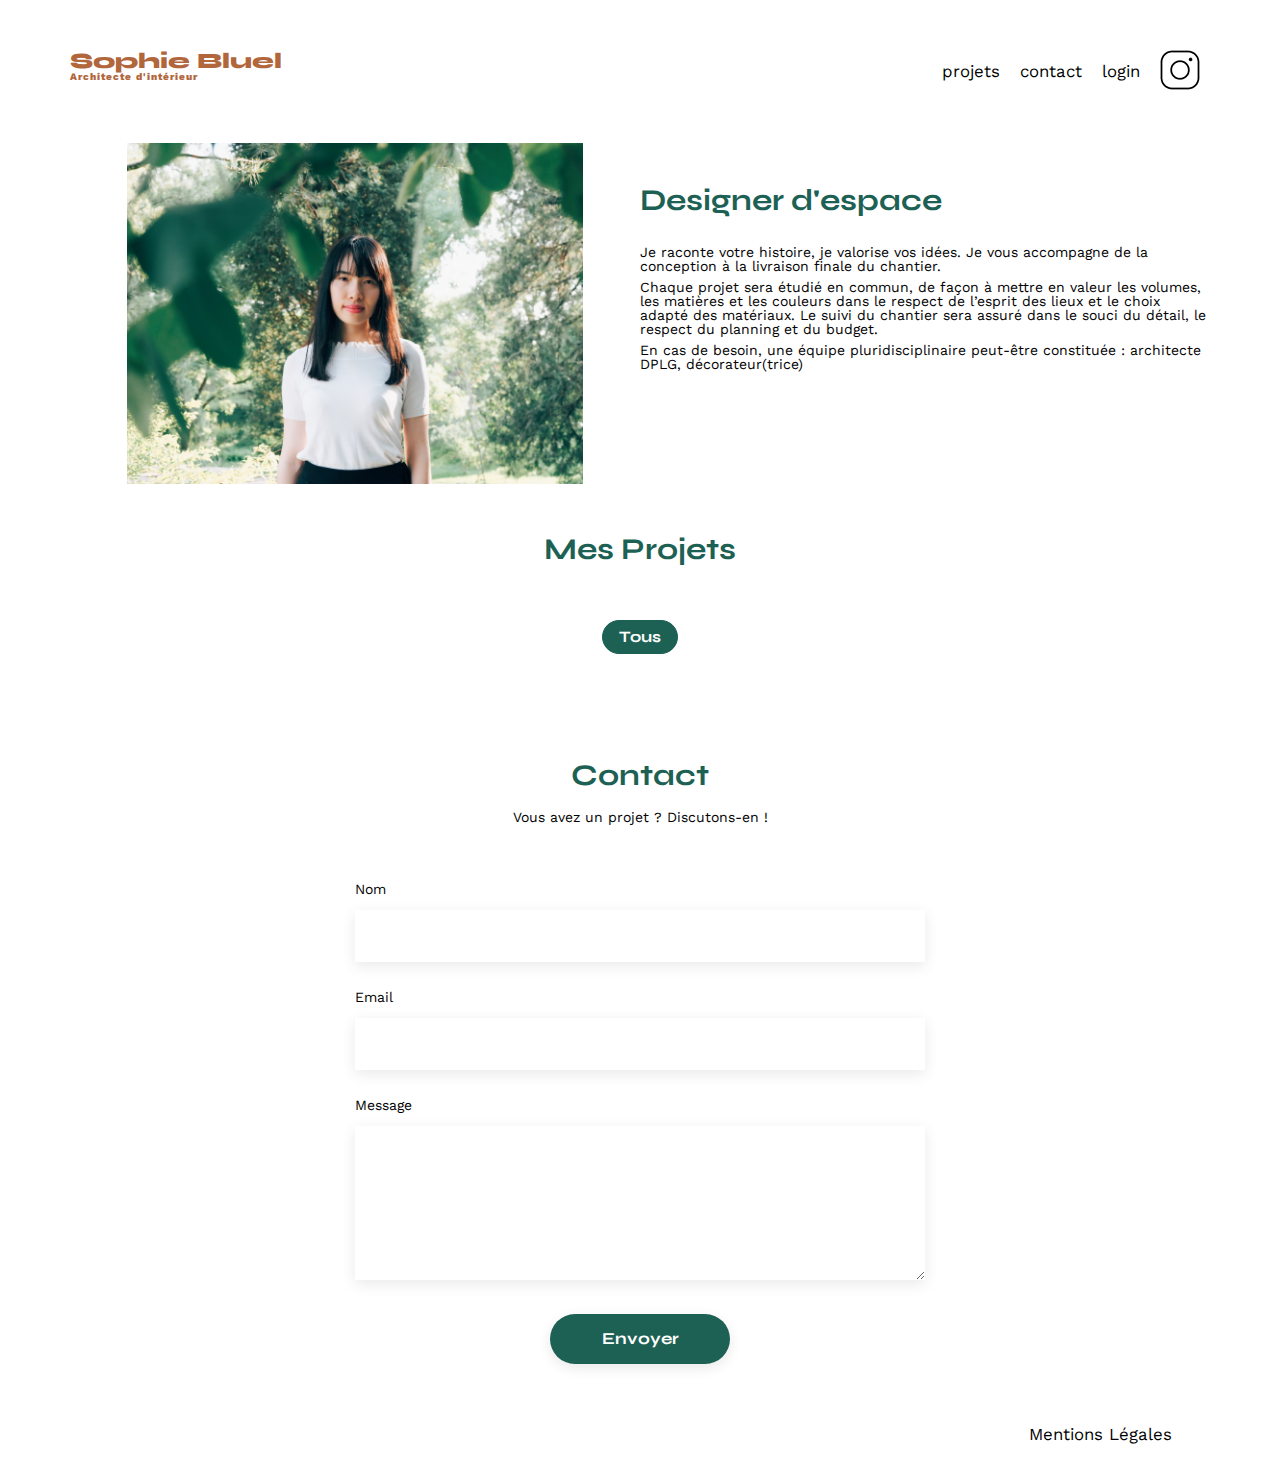
<file: FrontEnd/index.html>
<!DOCTYPE html>
<html lang="fr">
  <head>
    <meta charset="UTF-8" />
    <title>Sophie Bluel - Architecte d'intérieur</title>
    <meta name="viewport" content="width=device-width, initial-scale=1.0" />
    <link rel="preconnect" href="https://fonts.googleapis.com" />
    <link rel="preconnect" href="https://fonts.gstatic.com" crossorigin />
    <link
      href="https://fonts.googleapis.com/css2?family=Syne:wght@400;700;800&family=Work+Sans&display=swap"
      rel="stylesheet"
    />
    <link
      rel="stylesheet"
      href="https://cdnjs.cloudflare.com/ajax/libs/font-awesome/6.4.0/css/all.min.css"
      integrity="sha512-iecdLmaskl7CVkqkXNQ/ZH/XLlvWZOJyj7Yy7tcenmpD1ypASozpmT/E0iPtmFIB46ZmdtAc9eNBvH0H/ZpiBw=="
      crossorigin="anonymous"
      referrerpolicy="no-referrer"
    />
    <meta name="description" content="" />
    <link rel="stylesheet" href="./assets/style.css" />
  </head>
  <body>
    <div class="header__editMode">
      <p><i class="fa-regular fa-pen-to-square"></i>Mode edition</p>
      <button>publier les changements</button>
    </div>
    <div class="body-inner-container">
      <div class="header-container">
        <header>
          <h1>Sophie Bluel <span>Architecte d'intérieur</span></h1>
          <nav>
            <ul class="nav-links">
              <li><a href="#portfolio">projets</a></li>
              <li><a href="#contact">contact</a></li>
              <li class="log-link">
                <a href="./log_in.html" id="btn-login">login</a>
              </li>

              <li>
                <img src="./assets/icons/instagram.png" alt="Instagram" />
              </li>
            </ul>
          </nav>
        </header>
      </div>
      <main>
        <section id="introduction">
          <figure>
            <img src="./assets/images/sophie-bluel.png" alt="" />
            <div class="iconModify" id="iconModify2">
              <i class="fa-regular fa-pen-to-square"></i>
              <p>modifier</p>
            </div>
          </figure>
          <article>
            <div class="iconModify" id="iconModify3">
              <i class="fa-regular fa-pen-to-square"></i>
              <p>modifier</p>
            </div>

            <h2>Designer d'espace</h2>
            <p>
              Je raconte votre histoire, je valorise vos idées. Je vous
              accompagne de la conception à la livraison finale du chantier.
            </p>
            <p>
              Chaque projet sera étudié en commun, de façon à mettre en valeur
              les volumes, les matières et les couleurs dans le respect de
              l’esprit des lieux et le choix adapté des matériaux. Le suivi du
              chantier sera assuré dans le souci du détail, le respect du
              planning et du budget.
            </p>
            <p>
              En cas de besoin, une équipe pluridisciplinaire peut-être
              constituée : architecte DPLG, décorateur(trice)
            </p>
          </article>
        </section>
        <section id="portfolio">
          <h2>
            Mes Projets
            <span class="iconModify">
              <button class="modal-btn">
                <i class="fa-regular fa-pen-to-square"></i>
                modifier
              </button></span
            >
          </h2>

          <ul id="filtersList">
            <li id="first-Filter" class="filter activeFilter">Tous</li>
          </ul>
          <div class="gallery" id="gallery"></div>
        </section>
        <section id="contact">
          <h2>Contact</h2>
          <p>Vous avez un projet ? Discutons-en !</p>
          <form>
            <label for="name">Nom</label>
            <input type="text" name="name" id="name" />
            <label for="email">Email</label>
            <input type="email" name="email" id="email" />
            <label for="message">Message</label>
            <textarea
              name="message"
              id="message"
              cols="30"
              rows="10"
            ></textarea>
            <input type="submit" value="Envoyer" />
          </form>
        </section>
      </main>

      <footer>
        <nav>
          <ul>
            <li>Mentions Légales</li>
          </ul>
        </nav>
      </footer>
      <!--  -->
      <!-- Modals -->
      <!--  -->

      <!-- Modal #1 -->
      <div class="modal-bg">
        <div class="modal1 modal modal--update">
          <h2>Galerie photo</h2>
          <div class="modal__gallery"></div>
          <button class="btn--open-Create-Modal">Ajouter une photo</button>
          <button class="btn--delete-gallery">Supprimer la gallerie</button>
          <span class="close-modal close-modal-1"
            ><i class="fa-solid fa-xmark"></i
          ></span>
        </div>
        <!-- Modal #2 -->
        <div class="modal modal2 modal--create">
          <h2>Ajout photo</h2>

          <form id="submit-form">
            <div class="container-photo-upload">
              <div class="inputs-div">
                <i class="fa-sharp fa-regular fa-image"></i>
                <div
                  id="add-photo"
                  onclick="document.getElementById('file-input').click()"
                >
                  + Ajouter photo
                </div>
                <input
                  type="file"
                  name="image"
                  id="file-input"
                  accept=".jpg, .png"
                />
                <p>jpg, png : 4mo max</p>
              </div>
              <div class="output-div">
                <output>
                  <img
                    src="../Backend/images/appartement-paris-x1651287435459.png"
                    alt="upload image"
                  />
                </output>
              </div>
            </div>

            <label for="titre">Titre</label>
            <input type="text" name="title" id="titre" required />
            <br />
            <label for="categorie">Catégorie:</label>
            <select name="category" id="categorie">
              <option value="1">Objets</option>
              <option value="2">Appartements</option>
              <option value="3">Hotels & restaurants</option>
            </select>
            <p id="warning">Veuillez ajouter une image s'il vous plait</p>
            <div class="border"></div>
            <div id="fakeBtn">Envoyer</div>
            <button type="submit" value="Envoyer" id="submitForm">
              Valider
            </button>
          </form>
          <span class="previous-modal"
            ><i class="fa-solid fa-arrow-left"></i
          ></span>
          <span class="close-modal close-modal-2"
            ><i class="fa-solid fa-xmark"></i
          ></span>
        </div>
      </div>
      <script src="script.js" type="module"></script>
      <script src="fetch_functions.js" type="module"></script>
      <script src="add_works.js" type="module"></script>
      <script src="filters.js" type="module"></script>
      <script src="modal.js" type="module"></script>
      <script src="form.js" type="module"></script>
      <script src="edit_mode.js" type="module"></script>
    </div>
  </body>
</html>
</file>
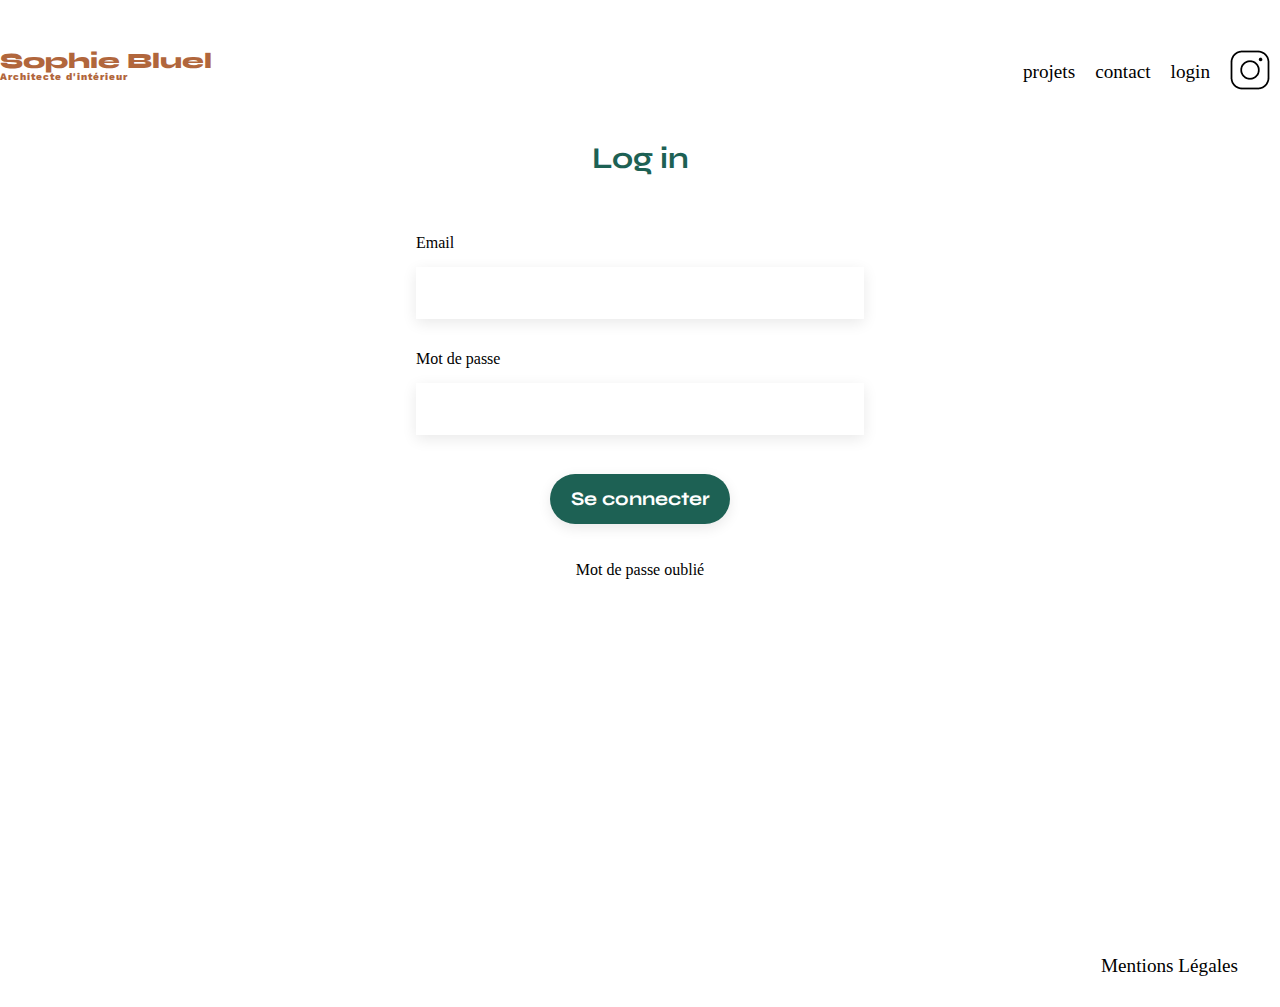
<file: FrontEnd/log_in.html>
<!DOCTYPE html>
<html lang="fr">
  <head>
    <meta charset="UTF-8" />
    <title>Sophie Bluel - Architecte d'intérieur</title>
    <meta name="viewport" content="width=device-width, initial-scale=1.0" />
    <link rel="preconnect" href="https://fonts.googleapis.com" />
    <link rel="preconnect" href="https://fonts.gstatic.com" crossorigin />
    <link
      href="https://fonts.googleapis.com/css2?family=Syne:wght@700;800&family=Work+Sans&display=swap"
      rel="stylesheet"
    />
    <link
      rel="stylesheet"
      href="https://cdnjs.cloudflare.com/ajax/libs/font-awesome/6.4.0/css/all.min.css"
      integrity="sha512-iecdLmaskl7CVkqkXNQ/ZH/XLlvWZOJyj7Yy7tcenmpD1ypASozpmT/E0iPtmFIB46ZmdtAc9eNBvH0H/ZpiBw=="
      crossorigin="anonymous"
      referrerpolicy="no-referrer"
    />
    <meta name="description" content="" />
    <link rel="stylesheet" href="./assets/style.css" />
  </head>
  <body>
    <header>
      <h1>Sophie Bluel <span>Architecte d'intérieur</span></h1>
      <nav>
        <ul>
          <li>projets</li>
          <li>contact</li>
          <li>login</li>
          <li><img src="./assets/icons/instagram.png" alt="Instagram" /></li>
        </ul>
      </nav>
    </header>
    <main>
      <section id="log-in">
        <h2>Log in</h2>
        <form id="form-password" action="#" method="post">
          <label for="email">Email</label>
          <input type="email" name="email" id="email" required />

          <label>Mot de passe</label>
          <input type="password" id="pass" name="password" required />
          <input type="submit" value="Se connecter" />
        </form>
        <p>Mot de passe oublié</p>
      </section>
    </main>

    <footer class="log-in--footer">
      <nav>
        <ul>
          <li>Mentions Légales</li>
        </ul>
      </nav>
    </footer>
    <script src="log_in.js" type="module"></script>
    <script src="fetch_functions.js" type="module"></script>
    <script src="edit_mode.js" type="module"></script>
  </body>
</html>
</file>
<file: FrontEnd/assets/style.css>
/* http://meyerweb.com/eric/tools/css/reset/
   v2.0 | 20110126
   License: none (public domain)
*/

html,
body,
div,
span,
applet,
object,
iframe,
h1,
h2,
h3,
h4,
h5,
h6,
p,
blockquote,
pre,
a,
abbr,
acronym,
address,
big,
cite,
code,
del,
dfn,
em,
img,
ins,
kbd,
q,
s,
samp,
small,
strike,
strong,
sub,
sup,
tt,
var,
b,
u,
i,
center,
dl,
dt,
dd,
ol,
ul,
li,
fieldset,
form,
label,
legend,
table,
caption,
tbody,
tfoot,
thead,
tr,
th,
td,
article,
aside,
canvas,
details,
embed,
figure,
figcaption,
footer,
header,
hgroup,
menu,
nav,
output,
ruby,
section,
summary,
time,
mark,
audio,
video {
  margin: 0;
  padding: 0;
  border: 0;
  font-size: 100%;
  font: inherit;
  vertical-align: baseline;
}
/* HTML5 display-role reset for older browsers */
article,
aside,
details,
figcaption,
figure,
footer,
header,
hgroup,
menu,
nav,
section {
  display: block;
}
body {
  line-height: 1;
}
ol,
ul {
  list-style: none;
}
blockquote,
q {
  quotes: none;
}
blockquote:before,
blockquote:after,
q:before,
q:after {
  content: "";
  content: none;
}
table {
  border-collapse: collapse;
  border-spacing: 0;
}
/** end reset css**/

.body-inner-container {
  max-width: 1140px;
  margin: auto;
  font-family: "Work Sans";
  font-size: 14px;
}

.header-container {
  width: 100%;
  /* margin-top: 100px; */
}

.header__editMode {
  display: flex;
  background-color: black;
  width: 100vw;
  height: 60px;
  color: white;
  justify-content: center;
  align-items: center;
  column-gap: 2%;
  display: none;
}

.header__editMode p i {
  padding-right: 4px;
}
.header__editMode p {
  font-size: 16px;
}
.header__editMode p:hover {
  cursor: pointer;
}
.header__editMode button {
  background: white;
  border: none;
  padding: 0.5rem 1rem;
  font-size: 14px;
  border-radius: 20px;
  font-weight: 500;
}
.header__editMode button:hover {
  cursor: pointer;
}

header {
  display: flex;
  justify-content: space-between;
  margin: 50px 0;
}
section {
  margin: 50px 0;
}

h1 {
  display: flex;
  flex-direction: column;
  font-family: "Syne";
  font-size: 22px;
  font-weight: 800;
  color: #b1663c;
}

h1 > span {
  font-family: "Work Sans";
  font-size: 10px;
  letter-spacing: 0.1em;
}

h2 {
  font-family: "Syne";
  font-weight: 700;
  font-size: 30px;
  color: #1d6154;
}
nav ul {
  display: flex;
  align-items: center;
  list-style-type: none;
}
nav li {
  padding: 0 10px;
  font-size: 1.2em;
}

nav li a {
  list-style: none;
  color: black;
  text-decoration: none;
}

nav li a:hover {
  color: #b1663c;
}

.hover:hover {
  cursor: pointer;
}
#introduction {
  display: flex;
  /* align-items: center; */
}
#introduction figure {
  flex: 1;
}
#introduction img {
  display: block;
  margin: auto;
  width: 80%;
}

.fa-pen-to-square {
  font-size: 1rem;
}

div.iconModify {
  display: flex;
  flex-direction: row;
  column-gap: 5px;
  align-items: baseline;
  font-size: 13px;
  display: none;
}

#introduction figure div.iconModify {
  width: 80%;
  margin: auto;
  margin-top: 15px;
}

#introduction article {
  margin-top: 3em;
  flex: 1;
}

#introduction h2 {
  margin-bottom: 1em;
}

#introduction p {
  margin-bottom: 0.5em;
}

#portfolio {
  position: relative;
}

#portfolio h2 {
  text-align: center;
  margin-bottom: 1em;
}
#portfolio h2 button {
  padding-left: 15px;
  border: none;
  background: none;
}
#portfolio h2 button:hover {
  cursor: pointer;
}

#portfolio #filtersList {
  display: flex;
  margin: 0 auto;
  justify-content: center;
  margin: 4em auto;
}
#portfolio #filtersList li {
  font-family: "Syne";
  font-weight: 700;
  font-size: 1rem;
  color: #1d6154;
  border: 1.5px solid #1d6154;
  border-radius: 40px;
  padding: 0.5em 1em;
  white-space: nowrap;
}
#portfolio #filtersList li:hover {
  cursor: pointer;
}
#portfolio #filtersList li:not(:last-child) {
  margin-right: 0.8em;
}

.activeFilter {
  color: white !important;
  background: #1d6154;
}
.gallery {
  width: 100%;
  display: grid;
  grid-template-columns: 1fr 1fr 1fr;
  grid-column-gap: 20px;
  grid-row-gap: 20px;
}

.gallery img {
  width: 100%;
}
#contact {
  width: 50%;
  margin: auto;
}
#contact > * {
  text-align: center;
}
#contact h2 {
  margin-bottom: 20px;
}
#contact form {
  text-align: left;
  margin-top: 30px;
  display: flex;
  flex-direction: column;
}

#contact input {
  height: 50px;
  font-size: 1.2em;
  border: none;
  box-shadow: 0px 4px 14px rgba(0, 0, 0, 0.09);
}
#contact label {
  margin: 2em 0 1em 0;
}
#contact textarea {
  border: none;
  box-shadow: 0px 4px 14px rgba(0, 0, 0, 0.09);
}

input[type="submit"] {
  font-family: "Syne";
  font-weight: 700;
  color: white;
  background-color: #1d6154;
  margin: 2em auto;
  width: 180px;
  text-align: center;
  border-radius: 60px;
  border: none;
}

footer nav ul {
  display: flex;
  justify-content: flex-end;
  margin: 2em;
}

/*  */
/* Modals */
/*  */
.modal-bg {
  position: fixed;
  width: 100%;
  height: 100%;
  top: 0;
  left: 0;
  background-color: rgba(0, 0, 0, 0.5);
  justify-content: center;
  align-items: center;
  display: flex;
  visibility: hidden;
  opacity: 0;
  transition: visibility 0s, opacity 0.5s;
}

.bg-active {
  visibility: visible;
  opacity: 1;
}

.modal {
  position: relative;
  font-family: sans-serif;
  background-color: white;
  width: 50%;
  display: flex;
  align-items: center;
  flex-direction: column;
  box-shadow: rgb(58, 58, 58) 1px 1px 5px;
  display: none;
  opacity: 0;
  border-radius: 6px;
  /* padding: 10px; */
}
.modal h2 {
  color: black;
  font-size: 1.4rem;
  font-weight: 400;
  font-family: Work Sans;
  margin-top: 1.6em;
}

.modal-active {
  display: flex;
  opacity: 1;
}

.modal button {
  border: none;
  font-family: "Syne";
  cursor: pointer;
}

.btn--open-Create-Modal {
  padding: 8px 28px;
  font-weight: 700;
  color: white;
  background-color: #1d6154;
  border-radius: 60px;
  margin: 25px 0;
}

.btn--delete-gallery {
  color: red;
  background: white;
  margin-bottom: 2em;
  font-weight: 400;
}

.modal span {
  position: absolute;
  cursor: pointer;
}

.close-modal {
  top: 5%;
  right: 5%;
}

/* 1st Modal */

.modal__gallery {
  display: grid;
  margin: 0px 50px;
  grid-template-columns: 1fr 1fr 1fr 1fr 1fr;
  grid-column-gap: 10px;
  border-bottom: 1px #b3b3b3 solid;
  padding: 2em 0;
  border-bottom-width: 1px;
}

@media only screen and (max-width: 550px) {
  .modal__gallery {
    grid-template-columns: 1fr 1fr 1fr 1fr;
  }
}
@media only screen and (max-width: 415px) {
  .modal__gallery {
    grid-template-columns: 1fr 1fr 1fr;
  }
}

.modal__gallery figure {
  position: relative;
}
.modal__gallery figure img {
  width: 100%;
}

.modal__gallery figure i {
  position: absolute;
  top: 5%;
  right: 5%;
  background-color: black;
  font-size: 8px;
  padding: 3.5px;
  border-radius: 2px;
  color: white;
}
.modal__gallery figure i:hover {
  cursor: pointer;
}

.modal__gallery figure figcaption {
  font-size: 8px;
  font-weight: 400;
  font-family: Work Sans;
}

/* 2nd Modal */

.modal--create form {
  width: 100%;
}
.modal--create form > * {
  width: 70%;
  align-self: center;
}
.modal--create .container-photo-upload {
  display: flex;
  flex-direction: column;
  align-items: center;
  background: #e8f1f6;
  width: 70%;
  padding: 1em 0;
  margin: 0.5em auto;
}
.container-photo-upload .inputs-div {
  display: flex;
  flex-direction: column;
  align-items: center;
}

.container-photo-upload i {
  font-size: 4rem;
  margin: 0.2em 0;
  color: grey;
}

.container-photo-upload #file-input {
  padding: 10px 30px;
  margin: 0.5em 0;
  font-weight: 700;
  color: #306685;
  border-radius: 60px;
  background: #cbd6dc;
  display: none;
}

.container-photo-upload p {
  font-size: 10px;
  color: #444444;
}

#warning {
  color: red;

  font-size: 0.7rem;

  display: none;
}
.modal--create form {
  text-align: left;
  margin-top: 20px;
  display: flex;
  flex-direction: column;
}

.modal--create form #add-photo {
  font-size: 1.2em;
  border: none;
  padding: 10px 1.5em;
  margin: 0.5em 0;
  color: white;
  border-radius: 60px;
  box-shadow: 0px 4px 14px rgba(0, 0, 0, 0.09);
  font-weight: 500;
  font-family: Work Sans;

  background: #cbd6dc;
  color: #306685;
}

.modal--create form #add-photo {
  cursor: pointer;
}

.modal--create form #fakeBtn {
  font-size: 1.2em;
  border: none;
  padding: 10px 0em;
  margin: 0.5em 0;
  border-radius: 60px;
  box-shadow: 0px 4px 14px rgba(0, 0, 0, 0.09);
  font-weight: 500;
  font-family: Work Sans;
  color: white;
  margin-bottom: 1em;
  margin-top: 0.8em;
  width: 50%;
  text-align: center;
  background: #a7a7a7;
}

.modal--create form #submitForm {
  font-size: 1.2em;
  border: none;
  padding: 10px 1.5em;
  margin: 0.5em 0;
  border-radius: 60px;
  box-shadow: 0px 4px 14px rgba(0, 0, 0, 0.09);
  font-weight: 500;
  font-family: Work Sans;
  color: white;
  margin-bottom: 1em;
  margin-top: 0.8em;
  width: 50%;
  background: #1d6154;
  display: none;
}

.modal--create form label {
  font-weight: 500;
  font-family: Work Sans;
  margin-bottom: 0.8em;
  margin-top: 0.8em;
}

.modal--create form input {
  height: 42px;
  font-size: 1.2em;
  border: none;
  box-shadow: 0px 4px 14px rgba(0, 0, 0, 0.09);
}

.modal--create form input:hover {
  cursor: pointer;
}

.modal--create form select {
  height: 42px;
  font-size: 1.2em;
  border: none;
  box-shadow: 0px 4px 14px rgba(0, 0, 0, 0.09);
  margin-bottom: 1.5em;
}

.modal--create .border {
  height: 1px;
  background: #b3b3b3;
  width: 70%;
}

.modal--create form select:hover {
  cursor: pointer;
}

.previous-modal {
  top: 5%;
  left: 5%;
}
.output-div {
  display: none;
}

output {
}

output img {
  max-height: 200px;
  /* height: 100%; */
}

/*  */
/* Log in Page */
/*  */
#log-in {
  width: 35%;
  margin: auto;
}
#log-in > * {
  text-align: center;
}
#log-in h2 {
  margin-bottom: 20px;
}
#log-in form {
  text-align: left;
  margin-top: 30px;
  display: flex;
  flex-direction: column;
}

#log-in input {
  height: 50px;
  font-size: 1.2em;
  border: none;
  box-shadow: 0px 4px 14px rgba(0, 0, 0, 0.09);
}
#log-in label {
  margin: 2em 0 1em 0;
}

input[type="submit"] {
  font-family: "Syne";
  font-weight: 700;
  color: white;
  background-color: #1d6154;
  margin: 2em auto;
  width: 180px;
  text-align: center;
  border-radius: 60px;
  border: none;
}

input[type="submit"]:hover {
  cursor: pointer;
}

#log-in p:hover {
  cursor: pointer;
}

.log-in--footer {
  margin-top: 42vh;
}
</file>
